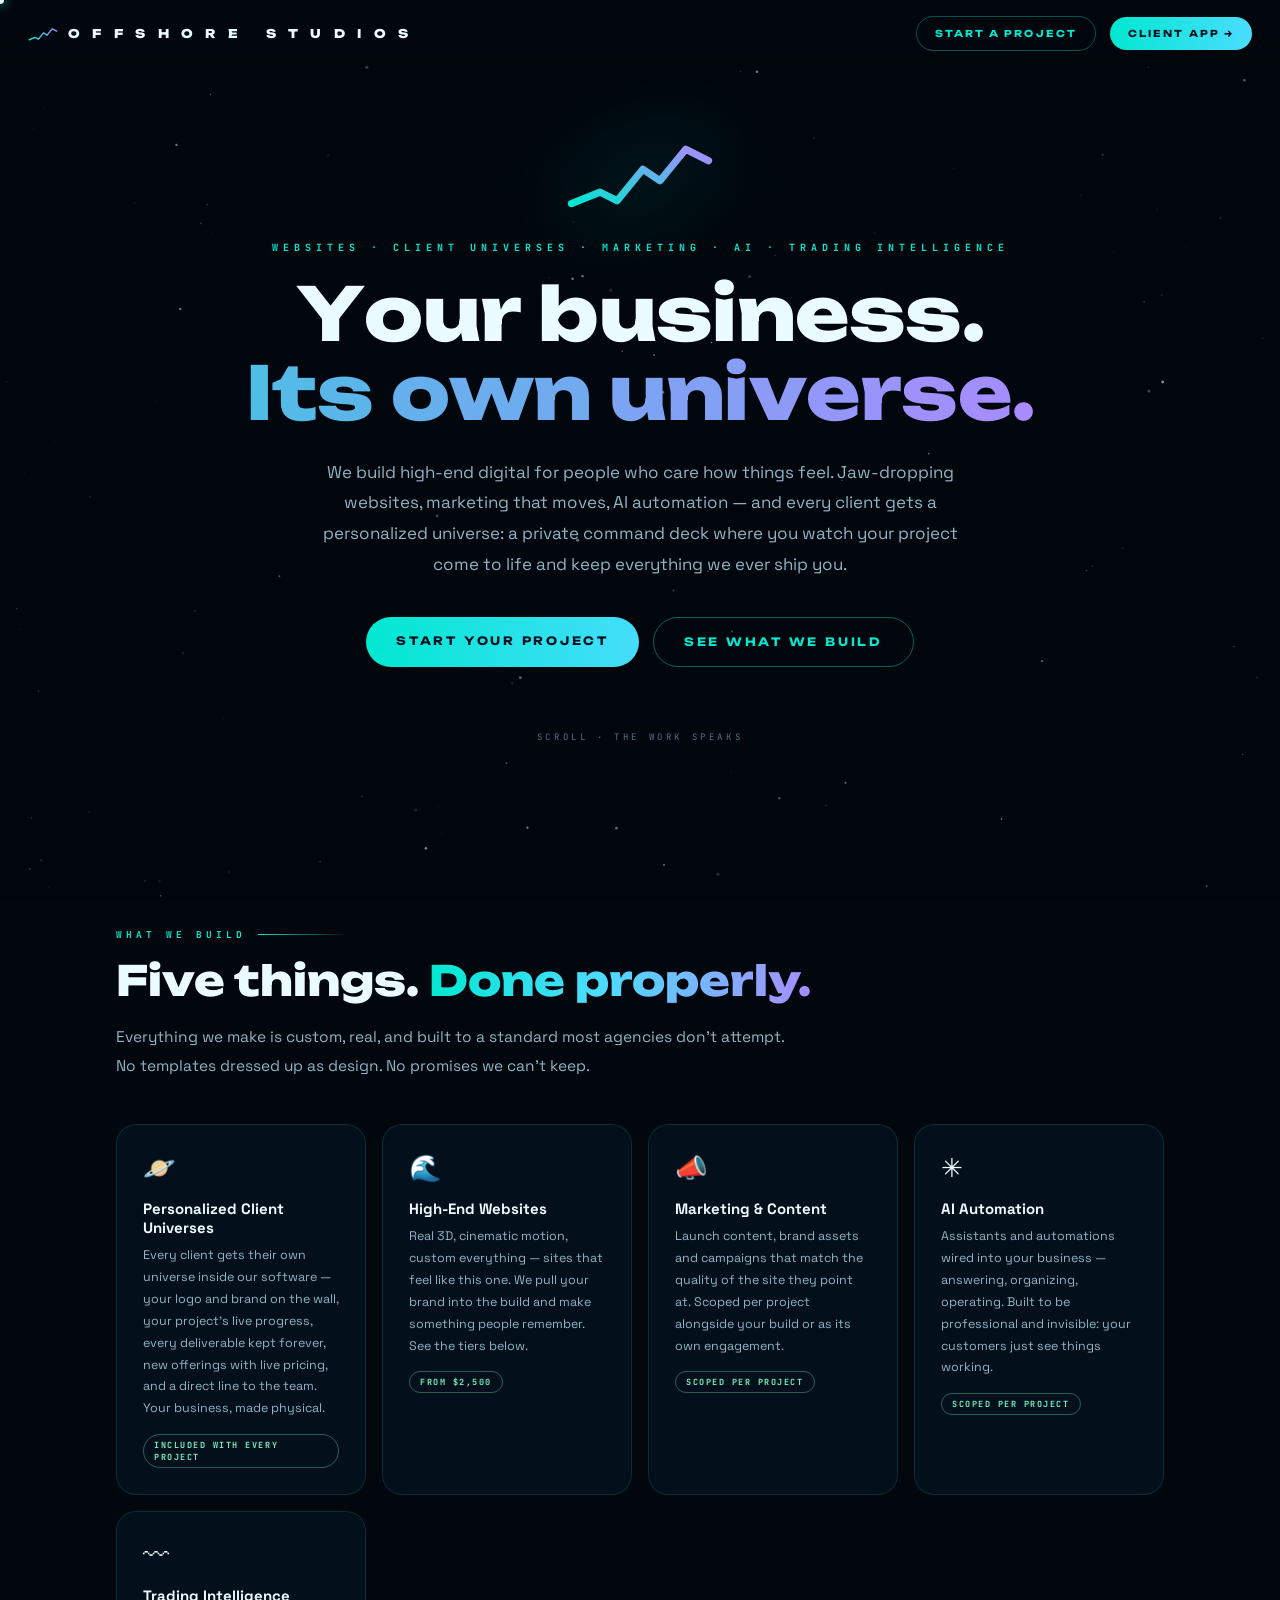
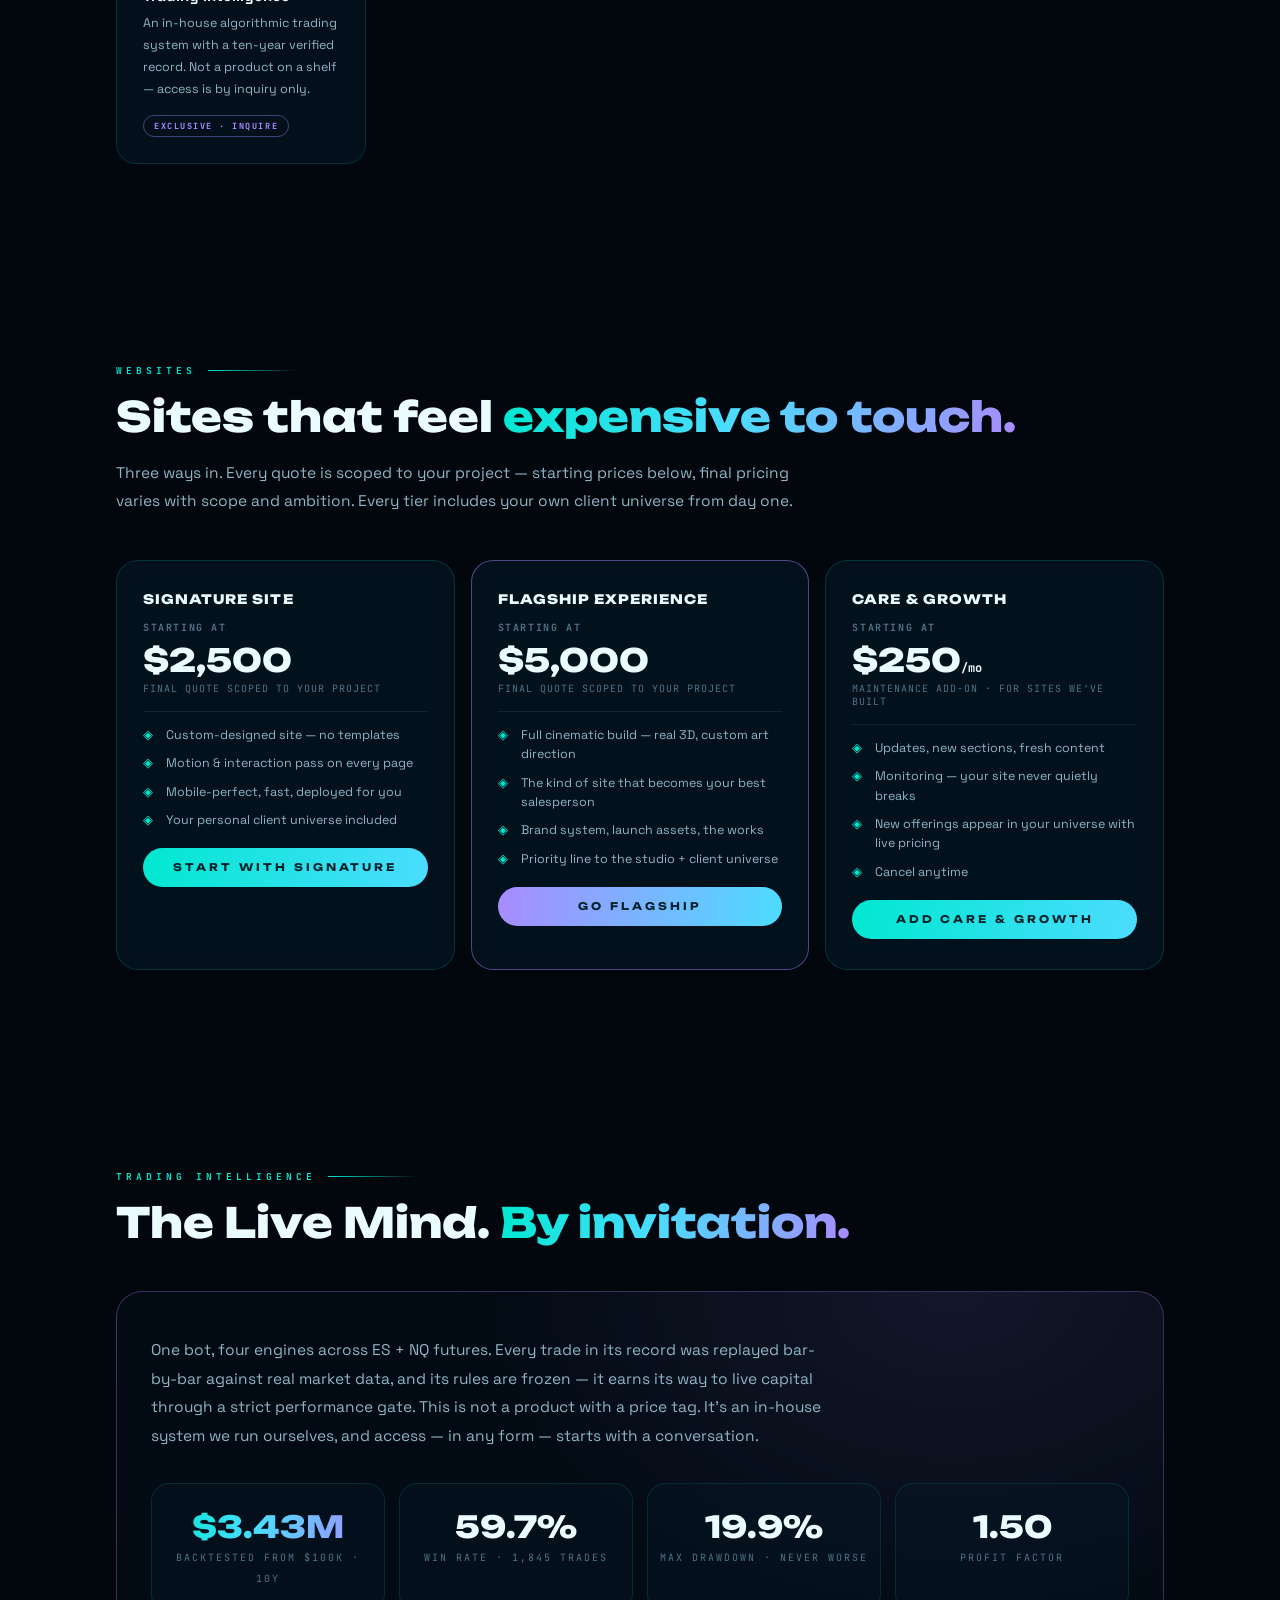
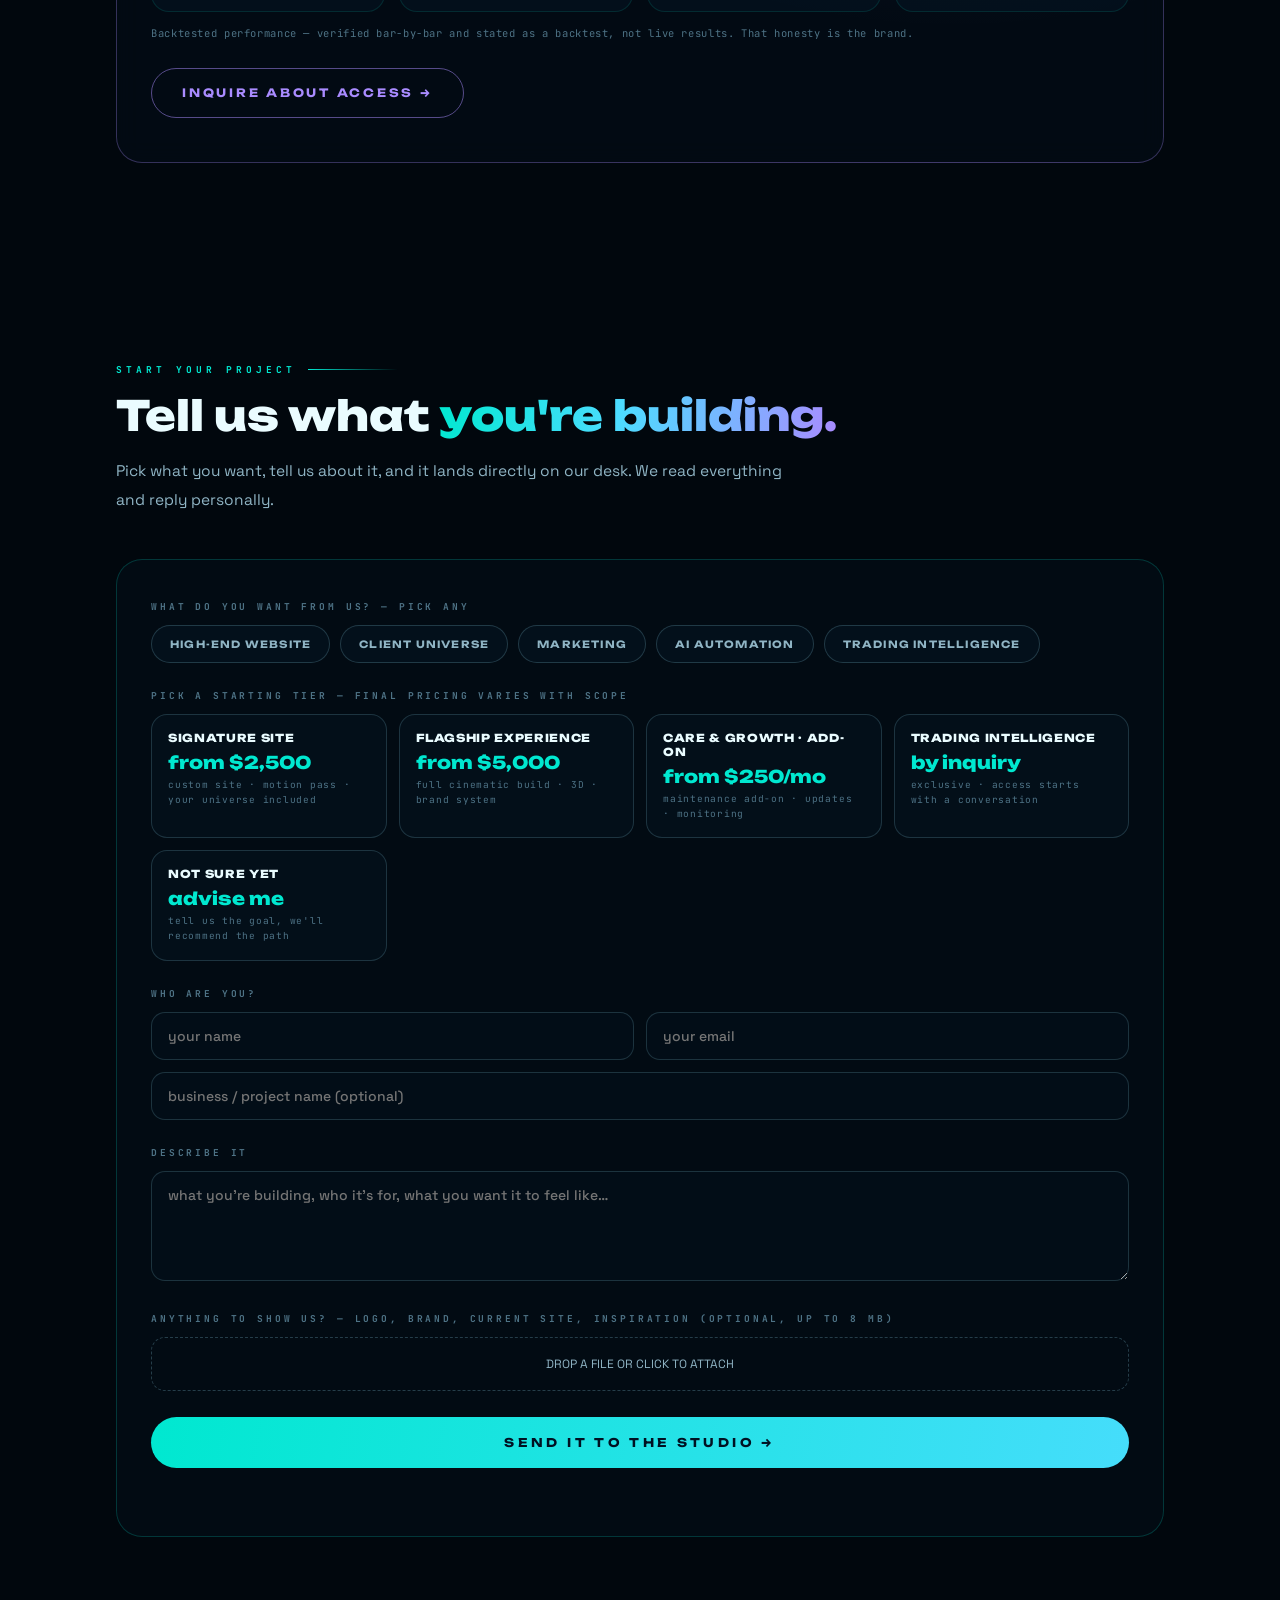
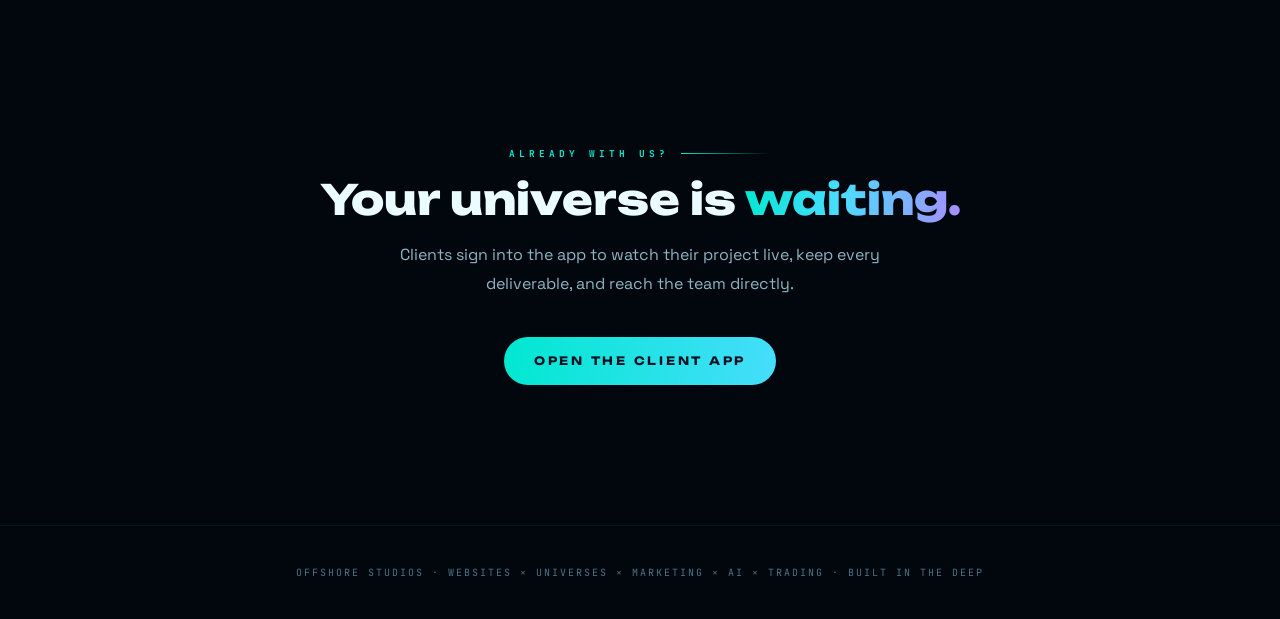
<file: landing.html>
<!DOCTYPE html>
<html lang="en">
<head>
<meta charset="utf-8">
<meta name="viewport" content="width=device-width,initial-scale=1">
<title>OFFSHORE STUDIOS — High-end sites, personalized universes, trading intelligence.</title>
<meta name="description" content="Offshore Studios builds high-end websites, personalized client universes, marketing and AI automation — and runs an exclusive trading intelligence. Start your project.">
<link rel="preconnect" href="https://fonts.googleapis.com"><link rel="preconnect" href="https://fonts.gstatic.com" crossorigin>
<link href="https://fonts.googleapis.com/css2?family=Unbounded:wght@400;600;800&family=Space+Grotesk:wght@400;500;700&family=JetBrains+Mono:wght@400;700&display=swap" rel="stylesheet">
<link rel="icon" type="image/svg+xml" href="icon.svg">
<meta name="theme-color" content="#01070d">
<style>
:root{--ink:#eafcff;--mut:#8fb4c4;--dim:#4e7386;--aqua:#00e8d0;--cyan:#4cdcff;--vio:#a98bff;--bio:#6ef2c0;
  --disp:'Unbounded',sans-serif;--body:'Space Grotesk',sans-serif;--mono:'JetBrains Mono',monospace}
*{box-sizing:border-box;margin:0}
html{scroll-behavior:smooth}
body{background:#01070d;color:var(--ink);font-family:var(--body);overflow-x:hidden;cursor:none}
::selection{background:rgba(0,232,208,.3)}
.mono{font-family:var(--mono)}
.grad{background:linear-gradient(100deg,var(--aqua),var(--cyan) 45%,var(--vio));-webkit-background-clip:text;background-clip:text;-webkit-text-fill-color:transparent}

#sky{position:fixed;inset:0;z-index:-2;
  background:linear-gradient(rgba(1,7,13,.55),rgba(1,7,13,.88)),
  url("https://d8j0ntlcm91z4.cloudfront.net/user_3H4SzmK3yfFv5j6nbvNOM3d88rq/hf_20260809_151529_04d4ca59-bab1-490f-bd5b-c90de4408294.png") center/cover no-repeat fixed}
#stars{position:fixed;inset:0;z-index:-1;pointer-events:none}
#grain{position:fixed;inset:0;z-index:90;pointer-events:none;opacity:.05;mix-blend-mode:overlay}

#cdot{position:fixed;width:8px;height:8px;border-radius:50%;background:#eafcff;z-index:99;pointer-events:none;
  transform:translate(-50%,-50%);box-shadow:0 0 12px rgba(0,232,208,.9);transition:width .2s,height .2s}
#cring{position:fixed;width:34px;height:34px;border-radius:50%;border:1.5px solid rgba(0,232,208,.5);z-index:98;
  pointer-events:none;transform:translate(-50%,-50%);transition:width .25s,height .25s,border-color .25s}
#cdot.hot{width:14px;height:14px}#cring.hot{width:58px;height:58px;border-color:rgba(169,139,255,.85)}
@media(pointer:coarse){#cdot,#cring{display:none}body{cursor:auto}}
input,textarea,select{cursor:text}

nav{position:fixed;top:0;left:0;right:0;z-index:50;display:flex;align-items:center;gap:14px;padding:16px 28px;
  background:linear-gradient(180deg,rgba(1,7,13,.85),transparent);backdrop-filter:blur(6px)}
nav .brand{font:800 12px var(--disp);letter-spacing:.2em;display:flex;align-items:center;gap:10px}
nav .sp{flex:1}
.pill{font:700 9.5px var(--disp);letter-spacing:.22em;padding:11px 18px;border-radius:99px;text-decoration:none;
  color:var(--aqua);border:1px solid rgba(0,232,208,.35);transition:.3s;background:none;cursor:pointer}
.pill:hover{background:rgba(0,232,208,.1)}
.pill.solid{color:#012;border:0;background:linear-gradient(100deg,var(--aqua),var(--cyan))}
.pill.solid:hover{transform:translateY(-2px);box-shadow:0 14px 34px -8px rgba(0,232,208,.55)}

.hero{min-height:92vh;display:flex;flex-direction:column;align-items:center;justify-content:center;text-align:center;padding:110px 20px 60px}
.hero .logo{width:150px;height:80px;overflow:visible;margin-bottom:26px}
.hero .logo polyline{stroke-dasharray:120;stroke-dashoffset:120;animation:draw 2s .3s ease forwards;
  filter:drop-shadow(0 0 16px rgba(0,232,208,.8))}
@keyframes draw{to{stroke-dashoffset:0}}
.kick{font:700 10px var(--mono);letter-spacing:.5em;color:var(--aqua);text-transform:uppercase;margin-bottom:20px;opacity:0;animation:up 1s .6s forwards}
h1{font:800 clamp(2.2rem,7vw,4.6rem)/1.08 var(--disp);letter-spacing:-.01em;opacity:0;animation:up 1s .8s forwards}
.hero p{max-width:680px;margin:24px auto 0;color:var(--mut);font-size:17px;line-height:1.8;opacity:0;animation:up 1s 1.05s forwards}
.ctas{display:flex;gap:14px;margin-top:38px;flex-wrap:wrap;justify-content:center;opacity:0;animation:up 1s 1.25s forwards}
.cta{font:700 11.5px var(--disp);letter-spacing:.24em;padding:17px 30px;border-radius:99px;text-decoration:none;transition:.3s;border:0;cursor:pointer}
.cta.main{color:#012;background:linear-gradient(100deg,var(--aqua),var(--cyan) 55%,var(--vio));background-size:200% 100%;animation:flow 6s linear infinite}
.cta.main:hover{transform:translateY(-3px);box-shadow:0 20px 50px -10px rgba(0,232,208,.6)}
.cta.ghost{color:var(--aqua);border:1px solid rgba(0,232,208,.4);background:none}
.cta.ghost:hover{background:rgba(0,232,208,.09)}
@keyframes flow{to{background-position:200% 0}}
@keyframes up{from{opacity:0;transform:translateY(26px);filter:blur(8px)}to{opacity:1;transform:none;filter:none}}
.scrollhint{margin-top:64px;font:400 9px var(--mono);letter-spacing:.4em;color:var(--dim);animation:pulse 2.6s infinite}
@keyframes pulse{50%{opacity:.3}}

section{max-width:1100px;margin:0 auto;padding:100px 26px}
.eyebrow{font:700 9.5px var(--mono);letter-spacing:.42em;color:var(--aqua);text-transform:uppercase;margin-bottom:16px;
  display:flex;align-items:center;gap:12px}
.eyebrow::after{content:"";width:90px;height:1px;background:linear-gradient(90deg,var(--aqua),transparent)}
h2{font:800 clamp(1.6rem,4vw,2.6rem)/1.15 var(--disp);margin-bottom:18px}
section>p{color:var(--mut);font-size:15.5px;line-height:1.85;max-width:680px}
.grid{display:grid;grid-template-columns:repeat(auto-fit,minmax(250px,1fr));gap:16px;margin-top:44px}
.f{position:relative;background:rgba(7,26,42,.5);border:1px solid rgba(0,232,208,.14);border-radius:20px;padding:26px;
  backdrop-filter:blur(12px);transition:.35s;overflow:hidden;opacity:0;transform:translateY(30px)}
.f.in{opacity:1;transform:none;transition:opacity .8s,transform .8s cubic-bezier(.2,.8,.2,1)}
.f:hover{transform:translateY(-5px);border-color:rgba(0,232,208,.4);box-shadow:0 24px 60px -20px rgba(0,232,208,.3)}
.f .ic{font-size:26px;margin-bottom:14px;display:block}
.f h3{font:700 15px var(--body);margin-bottom:8px}
.f p{color:var(--mut);font-size:12.5px;line-height:1.75}
.f .tag{display:inline-block;margin-top:14px;font:700 8.5px var(--mono);letter-spacing:.18em;color:var(--bio);
  border:1px solid rgba(110,242,192,.35);border-radius:99px;padding:4px 10px}
.f .tag.warn{color:#ffc46b;border-color:rgba(255,196,107,.35)}
.f .tag.vio{color:var(--vio);border-color:rgba(169,139,255,.4)}

/* pricing tiers */
.tiers{display:grid;grid-template-columns:repeat(auto-fit,minmax(260px,1fr));gap:16px;margin-top:44px}
.tier{position:relative;background:rgba(7,26,42,.55);border:1px solid rgba(0,232,208,.16);border-radius:22px;padding:30px 26px;
  backdrop-filter:blur(12px);transition:.35s;opacity:0;transform:translateY(30px)}
.tier.in{opacity:1;transform:none;transition:opacity .8s,transform .8s cubic-bezier(.2,.8,.2,1)}
.tier:hover{transform:translateY(-6px);border-color:rgba(0,232,208,.45);box-shadow:0 28px 70px -24px rgba(0,232,208,.35)}
.tier.hot{border-color:rgba(169,139,255,.45)}
.tier .tn{font:800 13px var(--disp);letter-spacing:.08em}
.tier .tp{font:800 2rem var(--disp);margin:14px 0 2px}
.tier .tp small{font:700 10px var(--mono);letter-spacing:.16em;color:var(--dim);display:block;margin-bottom:6px}
.tier .tv{font:400 10px var(--mono);letter-spacing:.1em;color:var(--dim);margin-bottom:16px}
.tier ul{list-style:none;padding:14px 0 0;margin:12px 0 0;border-top:1px solid rgba(120,180,200,.12);
  display:flex;flex-direction:column;gap:9px}
.tier li{font-size:12.5px;color:var(--mut);line-height:1.55;display:flex;gap:9px}
.tier li::before{content:"◈";color:var(--aqua);flex:0 0 14px}
.tier .go{margin-top:18px;width:100%;border:0;border-radius:99px;padding:13px;cursor:pointer;
  font:700 10.5px var(--disp);letter-spacing:.28em;color:#01222b;
  background:linear-gradient(100deg,var(--aqua),#4cdcff)}
.tier.hot .go{background:linear-gradient(100deg,var(--vio),#4cdcff)}

/* exclusive bot */
.exwrap{border:1px solid rgba(169,139,255,.3);border-radius:26px;padding:44px 34px;margin-top:44px;
  background:radial-gradient(80% 120% at 80% 0%,rgba(169,139,255,.1),transparent 60%),rgba(4,14,24,.6);backdrop-filter:blur(12px)}
.nums{display:grid;grid-template-columns:repeat(auto-fit,minmax(170px,1fr));gap:14px;margin-top:32px}
.n{text-align:center;padding:24px 10px;border-radius:18px;background:rgba(7,26,42,.4);border:1px solid rgba(0,232,208,.12)}
.n b{display:block;font:800 1.9rem var(--disp)}
.n span{font:400 10px var(--mono);letter-spacing:.2em;color:var(--dim);text-transform:uppercase}
.honest{margin-top:14px;font:400 10.5px var(--mono);color:var(--dim);letter-spacing:.06em}

/* ═══ INQUIRY FORM ═══ */
.formwrap{border:1px solid rgba(0,232,208,.2);border-radius:26px;padding:40px 34px;margin-top:44px;
  background:rgba(4,14,24,.65);backdrop-filter:blur(14px)}
.flabel{font:700 9.5px var(--mono);letter-spacing:.3em;color:var(--dim);text-transform:uppercase;margin:26px 0 12px}
.flabel:first-child{margin-top:0}
.chips{display:flex;flex-wrap:wrap;gap:10px}
.chip{font:700 10px var(--disp);letter-spacing:.12em;padding:12px 18px;border-radius:99px;cursor:pointer;
  color:var(--mut);border:1px solid rgba(120,180,200,.25);background:rgba(7,26,42,.4);transition:.25s;user-select:none}
.chip:hover{border-color:rgba(0,232,208,.45);color:var(--ink)}
.chip.on{color:#01222b;background:linear-gradient(100deg,var(--aqua),#4cdcff);border-color:transparent;
  box-shadow:0 10px 26px -10px rgba(0,232,208,.6)}
.chip.vio.on{background:linear-gradient(100deg,var(--vio),#4cdcff)}
.trow{display:grid;grid-template-columns:repeat(auto-fit,minmax(200px,1fr));gap:12px}
.topt{border:1px solid rgba(120,180,200,.22);border-radius:16px;padding:16px;cursor:pointer;transition:.25s;background:rgba(7,26,42,.35)}
.topt:hover{border-color:rgba(0,232,208,.4)}
.topt.on{border-color:var(--aqua);box-shadow:0 0 0 1px var(--aqua),0 14px 40px -16px rgba(0,232,208,.5)}
.topt b{font:800 11px var(--disp);letter-spacing:.06em;display:block}
.topt .p{font:800 1.1rem var(--disp);color:var(--aqua);margin-top:6px}
.topt .s{font:400 9.5px var(--mono);letter-spacing:.08em;color:var(--dim);margin-top:4px;line-height:1.6}
.fin{width:100%;background:rgba(4,16,26,.7);border:1px solid rgba(120,180,200,.22);border-radius:14px;color:var(--ink);
  padding:14px 16px;font:500 14px var(--body);outline:none;transition:.25s}
.fin:focus{border-color:var(--aqua);box-shadow:0 0 0 1px var(--aqua)}
textarea.fin{min-height:110px;resize:vertical}
.frow{display:grid;grid-template-columns:1fr 1fr;gap:12px}
@media(max-width:640px){.frow{grid-template-columns:1fr}}
.fup{border:1.5px dashed rgba(120,180,200,.3);border-radius:14px;padding:18px;text-align:center;cursor:pointer;transition:.25s;
  font:400 12px var(--body);color:var(--mut)}
.fup:hover{border-color:rgba(0,232,208,.5);color:var(--ink)}
.fup.has{border-color:var(--aqua);color:var(--aqua)}
.fsend{margin-top:26px;width:100%;border:0;border-radius:99px;padding:18px;cursor:pointer;
  font:700 12px var(--disp);letter-spacing:.28em;color:#012;
  background:linear-gradient(100deg,var(--aqua),var(--cyan) 55%,var(--vio));background-size:200% 100%;animation:flow 6s linear infinite}
.fsend:hover{transform:translateY(-2px);box-shadow:0 18px 50px -12px rgba(0,232,208,.55)}
.fsend:disabled{opacity:.5;cursor:wait;transform:none}
.fmsg{margin-top:14px;font:700 10px var(--mono);letter-spacing:.2em;text-align:center;min-height:14px}
.fmsg.ok{color:var(--bio)}.fmsg.err{color:#ff8f8f}
.fdone{text-align:center;padding:40px 10px}
.fdone .big{font:800 clamp(1.2rem,3vw,1.8rem) var(--disp);margin:16px 0 10px}
.fdone p{color:var(--mut);font-size:14px;line-height:1.8}

.final{text-align:center;padding:110px 26px 140px}
footer{padding:40px 26px;text-align:center;font:400 10px var(--mono);letter-spacing:.2em;color:var(--dim);
  border-top:1px solid rgba(0,232,208,.08)}

/* intro */
#intro{position:fixed;inset:0;z-index:200;background:#01070d;display:flex;flex-direction:column;
  align-items:center;justify-content:center;gap:20px;transition:opacity .7s ease,visibility .7s}
#intro.gone{opacity:0;visibility:hidden;pointer-events:none}
#intro svg{width:min(280px,52vw);filter:drop-shadow(0 0 20px rgba(0,232,208,.6))}
#intro .iv{stroke-dasharray:240;stroke-dashoffset:240;animation:ivdraw 1.3s .15s cubic-bezier(.4,0,.2,1) forwards}
@keyframes ivdraw{to{stroke-dashoffset:0}}
#intro .it{font:800 13px var(--disp);letter-spacing:1.1em;text-indent:1.1em;color:#eafcff;opacity:0;
  animation:itin .9s .7s ease forwards}
@keyframes itin{to{opacity:.96;letter-spacing:.5em;text-indent:.5em}}
#intro .is{font:400 9.5px var(--mono);letter-spacing:.4em;color:var(--dim);opacity:0;animation:itin .8s 1.15s ease forwards}
body.introing{overflow:hidden}
section,nav,.final{opacity:0;transition:opacity .9s ease .1s}
body.introdone section,body.introdone nav,body.introdone .final{opacity:1}

/* ── the wordmark, alive: per-letter glow wave + magnetic hover ── */
.bl{display:inline-block;will-change:transform}
@keyframes lwave{0%,30%,100%{text-shadow:0 0 0 rgba(0,232,208,0)}10%{text-shadow:0 0 22px rgba(0,232,208,.9),0 0 44px rgba(0,232,208,.35)}20%{text-shadow:0 0 18px rgba(169,139,255,.7)}}
.bwave .bl{animation:lwave 4.6s linear infinite;animation-delay:calc(var(--i)*.12s)}
#intro .it{opacity:1;animation:none;letter-spacing:.5em;text-indent:.5em}
</style>
</head>
<body>
<div id="intro">
  <svg viewBox="0 0 52 28" fill="none">
    <polyline class="iv" points="2,24 12,20 18,23 27,12 33,16 42,5 50,9"
      stroke="url(#ig)" stroke-width="2.6" stroke-linecap="round" stroke-linejoin="round"/>
    <defs><linearGradient id="ig" x1="0" y1="1" x2="1" y2="0">
      <stop offset="0" stop-color="#00e8d0"/><stop offset="1" stop-color="#a98bff"/>
    </linearGradient></defs></svg>
  <div class="it">OFFSHORE STUDIOS</div>
  <div class="is">HIGH-END DIGITAL &middot; BUILT IN THE DEEP</div>
</div>

<div id="sky"></div><canvas id="stars"></canvas><canvas id="grain"></canvas>
<div id="cring"></div><div id="cdot"></div>

<nav>
  <span class="brand"><svg width="30" height="16" viewBox="0 0 52 28"><polyline points="2,24 12,20 18,23 27,12 33,16 42,5 50,9" fill="none" stroke="url(#ng)" stroke-width="2.5" stroke-linecap="round" stroke-linejoin="round"/><defs><linearGradient id="ng" x1="0" y1="1" x2="1" y2="0"><stop offset="0" stop-color="#00e8d0"/><stop offset="1" stop-color="#a98bff"/></linearGradient></defs></svg>OFFSHORE STUDIOS</span>
  <span class="sp"></span>
  <a class="pill" href="#start">START A PROJECT</a>
  <a class="pill solid" href="index.html">CLIENT APP →</a>
</nav>

<div class="hero">
  <svg class="logo" viewBox="0 0 52 28"><polyline points="2,24 12,20 18,23 27,12 33,16 42,5 50,9" fill="none" stroke="url(#hg)" stroke-width="2.5" stroke-linecap="round" stroke-linejoin="round"/><defs><linearGradient id="hg" x1="0" y1="1" x2="1" y2="0"><stop offset="0" stop-color="#00e8d0"/><stop offset="1" stop-color="#a98bff"/></linearGradient></defs></svg>
  <div class="kick">Websites &middot; Client Universes &middot; Marketing &middot; AI &middot; Trading Intelligence</div>
  <h1>Your business.<br><span class="grad">Its own universe.</span></h1>
  <p>We build high-end digital for people who care how things feel. Jaw-dropping websites, marketing that moves, AI automation — and every client gets a personalized universe: a private command deck where you watch your project come to life and keep everything we ever ship you.</p>
  <div class="ctas">
    <a class="cta main" href="#start">START YOUR PROJECT</a>
    <a class="cta ghost" href="#offers">SEE WHAT WE BUILD</a>
  </div>
  <div class="scrollhint">SCROLL · THE WORK SPEAKS</div>
</div>

<section id="offers">
  <div class="eyebrow">What we build</div>
  <h2>Five things. <span class="grad">Done properly.</span></h2>
  <p>Everything we make is custom, real, and built to a standard most agencies don't attempt. No templates dressed up as design. No promises we can't keep.</p>
  <div class="grid">
    <div class="f"><span class="ic">🪐</span><h3>Personalized Client Universes</h3><p>Every client gets their own universe inside our software — your logo and brand on the wall, your project's live progress, every deliverable kept forever, new offerings with live pricing, and a direct line to the team. Your business, made physical.</p><span class="tag">INCLUDED WITH EVERY PROJECT</span></div>
    <div class="f"><span class="ic">🌊</span><h3>High-End Websites</h3><p>Real 3D, cinematic motion, custom everything — sites that feel like this one. We pull your brand into the build and make something people remember. See the tiers below.</p><span class="tag">FROM $2,500</span></div>
    <div class="f"><span class="ic">📣</span><h3>Marketing &amp; Content</h3><p>Launch content, brand assets and campaigns that match the quality of the site they point at. Scoped per project alongside your build or as its own engagement.</p><span class="tag">SCOPED PER PROJECT</span></div>
    <div class="f"><span class="ic">✳</span><h3>AI Automation</h3><p>Assistants and automations wired into your business — answering, organizing, operating. Built to be professional and invisible: your customers just see things working.</p><span class="tag">SCOPED PER PROJECT</span></div>
    <div class="f"><span class="ic">〰</span><h3>Trading Intelligence</h3><p>An in-house algorithmic trading system with a ten-year verified record. Not a product on a shelf — access is by inquiry only.</p><span class="tag vio">EXCLUSIVE · INQUIRE</span></div>
  </div>
</section>

<section id="sites">
  <div class="eyebrow">Websites</div>
  <h2>Sites that feel <span class="grad">expensive to touch.</span></h2>
  <p>Three ways in. Every quote is scoped to your project — starting prices below, final pricing varies with scope and ambition. Every tier includes your own client universe from day one.</p>
  <div class="tiers">
    <div class="tier">
      <div class="tn">SIGNATURE SITE</div>
      <div class="tp"><small>STARTING AT</small>$2,500</div>
      <div class="tv">FINAL QUOTE SCOPED TO YOUR PROJECT</div>
      <ul>
        <li>Custom-designed site — no templates</li>
        <li>Motion &amp; interaction pass on every page</li>
        <li>Mobile-perfect, fast, deployed for you</li>
        <li>Your personal client universe included</li>
      </ul>
      <button class="go" data-tier="Signature Site">START WITH SIGNATURE</button>
    </div>
    <div class="tier hot">
      <div class="tn">FLAGSHIP EXPERIENCE</div>
      <div class="tp"><small>STARTING AT</small>$5,000</div>
      <div class="tv">FINAL QUOTE SCOPED TO YOUR PROJECT</div>
      <ul>
        <li>Full cinematic build — real 3D, custom art direction</li>
        <li>The kind of site that becomes your best salesperson</li>
        <li>Brand system, launch assets, the works</li>
        <li>Priority line to the studio + client universe</li>
      </ul>
      <button class="go" data-tier="Flagship Experience">GO FLAGSHIP</button>
    </div>
    <div class="tier">
      <div class="tn">CARE &amp; GROWTH</div>
      <div class="tp"><small>STARTING AT</small>$250<span style="font:700 12px var(--mono)">/mo</span></div>
      <div class="tv">MAINTENANCE ADD-ON · FOR SITES WE'VE BUILT</div>
      <ul>
        <li>Updates, new sections, fresh content</li>
        <li>Monitoring — your site never quietly breaks</li>
        <li>New offerings appear in your universe with live pricing</li>
        <li>Cancel anytime</li>
      </ul>
      <button class="go" data-tier="Care & Growth">ADD CARE &amp; GROWTH</button>
    </div>
  </div>
</section>

<section id="bot">
  <div class="eyebrow">Trading Intelligence</div>
  <h2>The Live Mind. <span class="grad">By invitation.</span></h2>
  <div class="exwrap">
    <p style="color:var(--mut);font-size:15.5px;line-height:1.85;max-width:680px">One bot, four engines across ES + NQ futures. Every trade in its record was replayed bar-by-bar against real market data, and its rules are frozen — it earns its way to live capital through a strict performance gate. This is not a product with a price tag. It's an in-house system we run ourselves, and access — in any form — starts with a conversation.</p>
    <div class="nums">
      <div class="n"><b class="grad">$3.43M</b><span>backtested from $100k · 10y</span></div>
      <div class="n"><b>59.7%</b><span>win rate · 1,845 trades</span></div>
      <div class="n"><b>19.9%</b><span>max drawdown · never worse</span></div>
      <div class="n"><b>1.50</b><span>profit factor</span></div>
    </div>
    <div class="honest">Backtested performance — verified bar-by-bar and stated as a backtest, not live results. That honesty is the brand.</div>
    <div style="margin-top:28px"><button class="cta ghost" id="botInq" style="border-color:rgba(169,139,255,.5);color:var(--vio)">INQUIRE ABOUT ACCESS →</button></div>
  </div>
</section>

<section id="start">
  <div class="eyebrow">Start your project</div>
  <h2>Tell us what <span class="grad">you're building.</span></h2>
  <p>Pick what you want, tell us about it, and it lands directly on our desk. We read everything and reply personally.</p>
  <div class="formwrap" id="formwrap">
    <div class="flabel">What do you want from us? — pick any</div>
    <div class="chips" id="svcChips">
      <span class="chip" data-v="High-End Website">HIGH-END WEBSITE</span>
      <span class="chip" data-v="Client Universe / Dashboard">CLIENT UNIVERSE</span>
      <span class="chip" data-v="Marketing & Content">MARKETING</span>
      <span class="chip" data-v="AI Automation">AI AUTOMATION</span>
      <span class="chip vio" data-v="Trading Intelligence (exclusive)">TRADING INTELLIGENCE</span>
    </div>

    <div class="flabel">Pick a starting tier — final pricing varies with scope</div>
    <div class="trow" id="tierRow">
      <div class="topt" data-v="Signature Site — starting at $2,500"><b>SIGNATURE SITE</b><div class="p">from $2,500</div><div class="s">custom site · motion pass · your universe included</div></div>
      <div class="topt" data-v="Flagship Experience — starting at $5,000"><b>FLAGSHIP EXPERIENCE</b><div class="p">from $5,000</div><div class="s">full cinematic build · 3D · brand system</div></div>
      <div class="topt" data-v="Care & Growth — maintenance add-on, from $250/mo"><b>CARE &amp; GROWTH · ADD-ON</b><div class="p">from $250/mo</div><div class="s">maintenance add-on · updates · monitoring</div></div>
      <div class="topt" data-v="Trading Intelligence — by inquiry"><b>TRADING INTELLIGENCE</b><div class="p">by inquiry</div><div class="s">exclusive · access starts with a conversation</div></div>
      <div class="topt" data-v="Not sure yet — advise me"><b>NOT SURE YET</b><div class="p">advise me</div><div class="s">tell us the goal, we'll recommend the path</div></div>
    </div>

    <div class="flabel">Who are you?</div>
    <div class="frow">
      <input class="fin" id="inqName" placeholder="your name" autocomplete="name">
      <input class="fin" id="inqEmail" type="email" placeholder="your email" autocomplete="email">
    </div>
    <div style="margin-top:12px"><input class="fin" id="inqBiz" placeholder="business / project name (optional)"></div>

    <div class="flabel">Describe it</div>
    <textarea class="fin" id="inqMsg" placeholder="what you're building, who it's for, what you want it to feel like…"></textarea>

    <div class="flabel">Anything to show us? — logo, brand, current site, inspiration (optional, up to 8&nbsp;MB)</div>
    <div class="fup" id="fup">DROP A FILE OR CLICK TO ATTACH</div>
    <input type="file" id="inqFile" hidden>

    <button class="fsend" id="inqSend">SEND IT TO THE STUDIO →</button>
    <div class="fmsg" id="inqStat"></div>
  </div>
</section>

<div class="final">
  <div class="eyebrow" style="justify-content:center">Already with us?</div>
  <h2>Your universe is <span class="grad">waiting.</span></h2>
  <p style="color:var(--mut);max-width:520px;margin:18px auto 0;line-height:1.8">Clients sign into the app to watch their project live, keep every deliverable, and reach the team directly.</p>
  <div class="ctas" style="animation:none;opacity:1">
    <a class="cta main" href="index.html">OPEN THE CLIENT APP</a>
  </div>
</div>

<footer>OFFSHORE STUDIOS · WEBSITES × UNIVERSES × MARKETING × AI × TRADING · BUILT IN THE DEEP</footer>

<script>
/* starfield */
const sc=document.getElementById('stars'),sx=sc.getContext('2d');
const srs=()=>{sc.width=innerWidth;sc.height=innerHeight};srs();addEventListener('resize',srs);
const S=[...Array(170)].map(()=>({x:Math.random(),y:Math.random(),s:.3+Math.random()*1.5,p:Math.random()*7,z:.4+Math.random()*.6}));
let t=0;
(function loop(){requestAnimationFrame(loop);if(document.hidden)return;t++;sx.clearRect(0,0,sc.width,sc.height);
  S.forEach(s=>{const a=(.3+Math.sin(t*.02+s.p)*.25)*s.z;sx.fillStyle=`rgba(234,252,255,${a})`;
    sx.beginPath();sx.arc(s.x*sc.width,(s.y*sc.height+scrollY*.15*s.z)%sc.height,s.s*s.z,0,7);sx.fill();});
})();
/* grain */
const g=document.getElementById('grain'),gx=g.getContext('2d');
const grs=()=>{g.width=innerWidth/2;g.height=innerHeight/2};grs();addEventListener('resize',grs);
const tl=document.createElement('canvas');tl.width=tl.height=128;const tx=tl.getContext('2d');
setInterval(()=>{if(document.hidden)return;const d=tx.createImageData(128,128);
  for(let i=0;i<d.data.length;i+=4){const v=Math.random()*255;d.data[i]=d.data[i+1]=d.data[i+2]=v;d.data[i+3]=46}
  tx.putImageData(d,0,0);gx.clearRect(0,0,g.width,g.height);gx.fillStyle=gx.createPattern(tl,'repeat');gx.fillRect(0,0,g.width,g.height);},120);
/* cursor */
const cd=document.getElementById('cdot'),cr=document.getElementById('cring');
let mx=-99,my=-99,rx=-99,ry=-99;
addEventListener('pointermove',e=>{mx=e.clientX;my=e.clientY;cd.style.left=mx+'px';cd.style.top=my+'px';
  const hot=!!e.target.closest('a,.f,button,.chip,.topt,.tier,.fup,input,textarea');cd.classList.toggle('hot',hot);cr.classList.toggle('hot',hot);},{passive:true});
(function rl(){requestAnimationFrame(rl);rx+=(mx-rx)*.16;ry+=(my-ry)*.16;cr.style.left=rx+'px';cr.style.top=ry+'px'})();
/* reveals */
const io=new IntersectionObserver(es=>es.forEach(e=>{if(e.isIntersecting)e.target.classList.add('in')}),{threshold:.12});
document.querySelectorAll('.f,.tier').forEach(f=>io.observe(f));
/* intro */
document.body.classList.add('introing');
setTimeout(()=>{const i=document.getElementById('intro');i.classList.add('gone');
  document.body.classList.remove('introing');document.body.classList.add('introdone');
  setTimeout(()=>i.remove(),800);},2050);
document.getElementById('intro').addEventListener('click',()=>{const i=document.getElementById('intro');
  i.classList.add('gone');document.body.classList.remove('introing');document.body.classList.add('introdone');});

/* ═ brand wordmark: split into letters, stagger in, glow-wave, magnet ═ */
const MAG=[];
function brandify(el,o={}){
  if(!el)return;
  const walk=n=>{[...n.childNodes].forEach(ch=>{
    if(ch.nodeType===3&&ch.textContent.trim()!==''){
      const f=document.createDocumentFragment();
      [...ch.textContent].forEach(c=>{const s=document.createElement('span');s.className='bl';s.textContent=c===' '?' ':c;f.appendChild(s);});
      n.replaceChild(f,ch);
    }else if(ch.nodeType===1&&ch.nodeName.toLowerCase()!=='svg')walk(ch);});};
  walk(el);
  el.querySelectorAll('.grad').forEach(g=>{g.style.background='none';g.style.webkitTextFillColor='initial';});
  const ls=[...el.querySelectorAll('.bl')];
  ls.forEach((s,i)=>{s.style.setProperty('--i',i);
    if(s.closest('.grad')){const t=i/Math.max(1,ls.length-1);
      s.style.color=`rgb(${Math.round(169*t)},${Math.round(232-93*t)},${Math.round(208+47*t)})`;}
    if(o.enter)s.animate([{opacity:0,transform:'translateY(26px) rotate(5deg)',filter:'blur(9px)'},{opacity:1,transform:'translateY(0)',filter:'blur(0)'}],
      {duration:640,delay:(o.delay||0)+i*40,easing:'cubic-bezier(.2,.8,.2,1)',fill:'backwards'});});
  if(o.wave)el.classList.add('bwave');
  if(o.magnet)MAG.push({ls,r:o.magnet});
}
addEventListener('pointermove',e=>{MAG.forEach(m=>m.ls.forEach(s=>{
  const b=s.getBoundingClientRect(),dx=e.clientX-(b.left+b.width/2),dy=e.clientY-(b.top+b.height/2),d=Math.hypot(dx,dy);
  s.style.transform=d<m.r?`translate(${dx*-.12*(1-d/m.r)}px,${dy*-.12*(1-d/m.r)-(1-d/m.r)*8}px) scale(${1+(1-d/m.r)*.18})`:'';})); },{passive:true});
brandify(document.querySelector('#intro .it'),{enter:true,delay:650,wave:true});
brandify(document.querySelector('nav .brand'),{wave:true,magnet:130});
const hh1=document.querySelector('.hero h1');
if(hh1){hh1.style.animation='none';hh1.style.opacity=1;brandify(hh1,{enter:true,delay:750,wave:true,magnet:150});}

/* ═══ INQUIRY FORM → Supabase (publishable key — safe to ship) ═══ */
const SUPA="https://jbqxbpletvoocxiizwdy.supabase.co";
const SKEY="sb_publishable_JLAY2oACx0ZqUHcrFTVjKg_iAZ6xlzH";
const $=id=>document.getElementById(id);
/* service chips (multi) */
document.getElementById('svcChips').addEventListener('click',e=>{
  const c=e.target.closest('.chip');if(c)c.classList.toggle('on');});
/* tier options (single) */
document.getElementById('tierRow').addEventListener('click',e=>{
  const o=e.target.closest('.topt');if(!o)return;
  document.querySelectorAll('.topt').forEach(x=>x.classList.toggle('on',x===o));});
/* tier buttons + bot inquire preselect + scroll */
document.querySelectorAll('.tier .go').forEach(b=>b.onclick=()=>{
  const t=b.dataset.tier;
  document.querySelectorAll('.topt').forEach(x=>x.classList.toggle('on',x.dataset.v.startsWith(t)));
  location.hash='#start';});
document.getElementById('botInq').onclick=()=>{
  document.querySelectorAll('#svcChips .chip').forEach(c=>{if(c.dataset.v.startsWith('Trading'))c.classList.add('on');});
  document.querySelectorAll('.topt').forEach(x=>x.classList.toggle('on',x.dataset.v.startsWith('Trading')));
  location.hash='#start';};
/* file attach */
const fup=$('fup'),ff=$('inqFile');
fup.onclick=()=>ff.click();
ff.onchange=()=>{if(ff.files[0]){
  if(ff.files[0].size>8*1024*1024){fup.textContent='FILE TOO BIG — 8 MB MAX';fup.classList.remove('has');ff.value='';return;}
  fup.textContent='ATTACHED · '+ff.files[0].name;fup.classList.add('has');}};
/* submit */
$('inqSend').onclick=async()=>{
  const stat=$('inqStat');stat.className='fmsg';
  const services=[...document.querySelectorAll('#svcChips .chip.on')].map(c=>c.dataset.v);
  const tierEl=document.querySelector('.topt.on');
  const name=$('inqName').value.trim(),email=$('inqEmail').value.trim(),msg=$('inqMsg').value.trim();
  if(!name||!email){stat.className='fmsg err';stat.textContent='NAME + EMAIL NEEDED SO WE CAN REPLY';return;}
  if(!services.length){stat.className='fmsg err';stat.textContent='PICK AT LEAST ONE THING YOU WANT';return;}
  const btn=$('inqSend');btn.disabled=true;stat.textContent='SENDING…';
  let file_url=null;
  try{
    if(ff.files[0]){
      const f=ff.files[0];
      const path=`inq_${Date.now()}_${f.name.replace(/[^a-zA-Z0-9._-]/g,'_')}`;
      const up=await fetch(`${SUPA}/storage/v1/object/inquiries/${path}`,{method:'POST',
        headers:{apikey:SKEY,Authorization:'Bearer '+SKEY,'content-type':f.type||'application/octet-stream'},body:f});
      if(up.ok)file_url=`${SUPA}/storage/v1/object/public/inquiries/${path}`;
    }
    const biz=$('inqBiz').value.trim();
    const r=await fetch(`${SUPA}/rest/v1/inquiries`,{method:'POST',
      headers:{apikey:SKEY,Authorization:'Bearer '+SKEY,'content-type':'application/json',Prefer:'return=minimal'},
      body:JSON.stringify({name,email,business:biz||null,services,tier:tierEl?tierEl.dataset.v:null,message:msg||null,file_url})});
    if(!r.ok)throw new Error('send failed');
    document.getElementById('formwrap').innerHTML=`<div class="fdone">
      <svg width="120" viewBox="0 0 52 28" fill="none"><polyline points="2,24 12,20 18,23 27,12 33,16 42,5 50,9" stroke="url(#dg)" stroke-width="2.6" stroke-linecap="round" stroke-linejoin="round"/><defs><linearGradient id="dg" x1="0" y1="1" x2="1" y2="0"><stop offset="0" stop-color="#00e8d0"/><stop offset="1" stop-color="#a98bff"/></linearGradient></defs></svg>
      <div class="big">It's on our desk.</div>
      <p>We read every inquiry personally and we'll reply to <b style="color:var(--aqua)">${email}</b>.<br>When your project starts, your own universe comes with it.</p></div>`;
  }catch(e){btn.disabled=false;stat.className='fmsg err';stat.textContent='SOMETHING HICCUPED — TRY AGAIN IN A MOMENT';}
};
</script>
</body>
</html>
</file>
